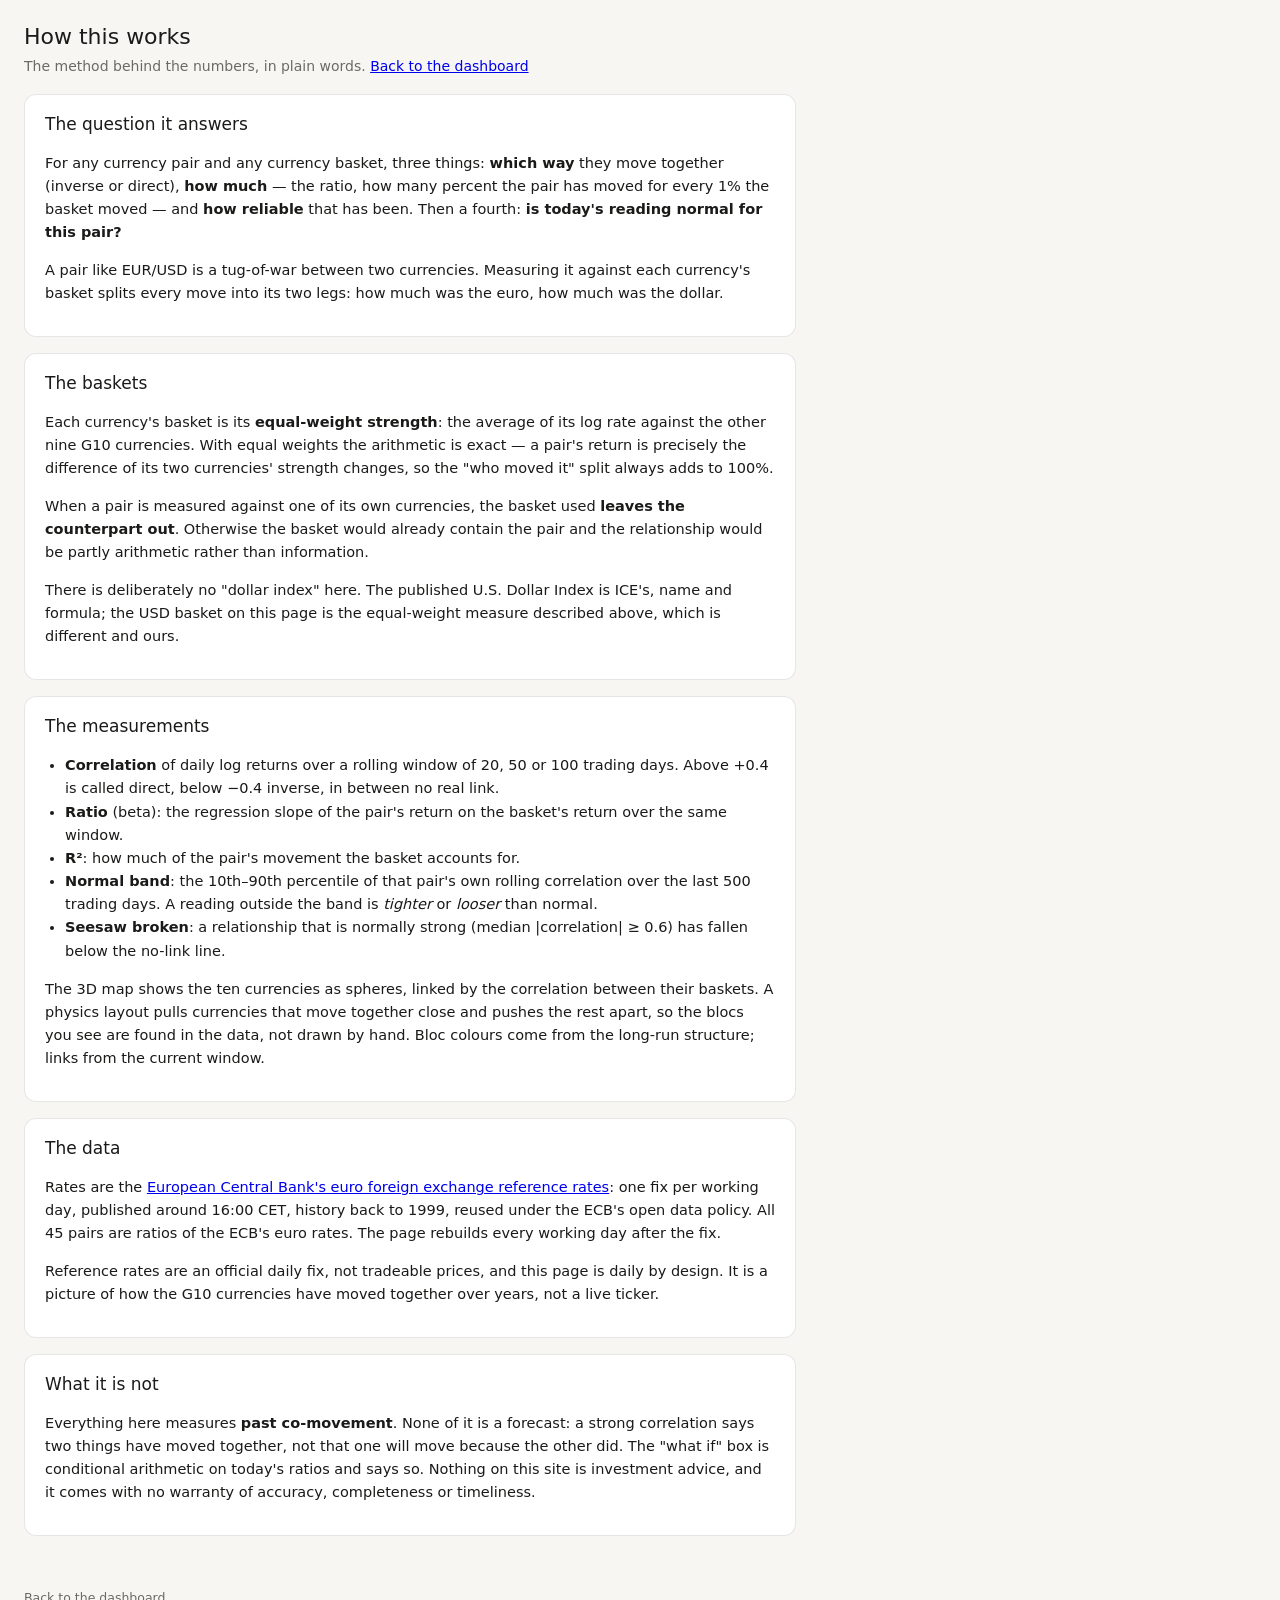
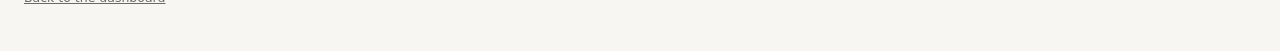
<file: about.html>
<!doctype html>
<html lang="en">
<head>
<meta charset="utf-8">
<meta name="viewport" content="width=device-width, initial-scale=1">
<title>How currency relations works</title>
<link rel="stylesheet" href="style.css">
</head>
<body>
<header class="top">
  <div>
    <h1>How this works</h1>
    <p class="sub">The method behind the numbers, in plain words. <a href="index.html">Back to the dashboard</a></p>
  </div>
</header>
<main class="prose">
  <section class="card">
    <h2>The question it answers</h2>
    <p>For any currency pair and any currency basket, three things: <b>which way</b> they move together (inverse or direct), <b>how much</b> — the ratio, how many percent the pair has moved for every 1% the basket moved — and <b>how reliable</b> that has been. Then a fourth: <b>is today's reading normal for this pair?</b></p>
    <p>A pair like EUR/USD is a tug-of-war between two currencies. Measuring it against each currency's basket splits every move into its two legs: how much was the euro, how much was the dollar.</p>
  </section>

  <section class="card">
    <h2>The baskets</h2>
    <p>Each currency's basket is its <b>equal-weight strength</b>: the average of its log rate against the other nine G10 currencies. With equal weights the arithmetic is exact — a pair's return is precisely the difference of its two currencies' strength changes, so the "who moved it" split always adds to 100%.</p>
    <p>When a pair is measured against one of its own currencies, the basket used <b>leaves the counterpart out</b>. Otherwise the basket would already contain the pair and the relationship would be partly arithmetic rather than information.</p>
    <p>There is deliberately no "dollar index" here. The published U.S. Dollar Index is ICE's, name and formula; the USD basket on this page is the equal-weight measure described above, which is different and ours.</p>
  </section>

  <section class="card">
    <h2>The measurements</h2>
    <ul>
      <li><b>Correlation</b> of daily log returns over a rolling window of 20, 50 or 100 trading days. Above +0.4 is called direct, below −0.4 inverse, in between no real link.</li>
      <li><b>Ratio</b> (beta): the regression slope of the pair's return on the basket's return over the same window.</li>
      <li><b>R²</b>: how much of the pair's movement the basket accounts for.</li>
      <li><b>Normal band</b>: the 10th–90th percentile of that pair's own rolling correlation over the last 500 trading days. A reading outside the band is <i>tighter</i> or <i>looser</i> than normal.</li>
      <li><b>Seesaw broken</b>: a relationship that is normally strong (median |correlation| ≥ 0.6) has fallen below the no-link line.</li>
    </ul>
    <p>The 3D map shows the ten currencies as spheres, linked by the correlation between their baskets. A physics layout pulls currencies that move together close and pushes the rest apart, so the blocs you see are found in the data, not drawn by hand. Bloc colours come from the long-run structure; links from the current window.</p>
  </section>

  <section class="card">
    <h2>The data</h2>
    <p>Rates are the <a href="https://www.ecb.europa.eu/stats/policy_and_exchange_rates/euro_reference_exchange_rates/html/index.en.html" rel="noopener">European Central Bank's euro foreign exchange reference rates</a>: one fix per working day, published around 16:00 CET, history back to 1999, reused under the ECB's open data policy. All 45 pairs are ratios of the ECB's euro rates. The page rebuilds every working day after the fix.</p>
    <p>Reference rates are an official daily fix, not tradeable prices, and this page is daily by design. It is a picture of how the G10 currencies have moved together over years, not a live ticker.</p>
  </section>

  <section class="card">
    <h2>What it is not</h2>
    <p>Everything here measures <b>past co-movement</b>. None of it is a forecast: a strong correlation says two things have moved together, not that one will move because the other did. The "what if" box is conditional arithmetic on today's ratios and says so. Nothing on this site is investment advice, and it comes with no warranty of accuracy, completeness or timeliness.</p>
  </section>
</main>
<footer class="foot"><p><a href="index.html">Back to the dashboard</a></p></footer>
</body>
</html>
</file>
<file: style.css>
:root {
  --bg: #f7f6f2; --card: #ffffff; --line: rgba(11,11,11,0.10); --text: #1a1a19; --muted: #6b6a66; --hint: #8c8b85;
  --inv-bg: #FCEBEB; --inv-fg: #791F1F; --dir-bg: #E1F5EE; --dir-fg: #085041; --non-bg: #F1EFE8; --non-fg: #444441;
  --warn: #EF9F27; --broken: #E24B4A; --ok-bg: #EAF3DE; --ok-fg: #27500A; --warn-bg: #FAEEDA; --warn-fg: #633806;
  --bad-bg: #FCEBEB; --bad-fg: #791F1F; --blue: #2a78d6; --orange: #eb6834;
}
* { box-sizing: border-box; }
body { margin: 0; background: var(--bg); color: var(--text); font: 15px/1.55 system-ui, -apple-system, "Segoe UI", Roboto, sans-serif; }
h1 { font-size: 22px; font-weight: 500; margin: 0 0 2px; }
h2 { font-size: 17px; font-weight: 500; margin: 0 0 8px; }
h3 { font-size: 15px; font-weight: 500; margin: 0 0 8px; }
.muted { color: var(--muted); font-weight: 400; font-size: 13px; }
.sub { margin: 0; color: var(--muted); font-size: 14px; }
.top { display: flex; justify-content: space-between; align-items: flex-end; gap: 16px; flex-wrap: wrap; padding: 20px 24px 8px; }
.controls { display: flex; gap: 10px; flex-wrap: wrap; }
.seg { display: inline-flex; border: 1px solid var(--line); border-radius: 8px; overflow: hidden; background: var(--card); }
.seg button { border: 0; background: transparent; padding: 6px 12px; font: inherit; font-size: 13px; cursor: pointer; color: var(--muted); }
.seg button.on { background: var(--text); color: #fff; }
main { padding: 8px 24px 40px; display: grid; grid-template-columns: minmax(0, 1fr); gap: 16px; max-width: 1400px; }
.card { min-width: 0; }
.card { background: var(--card); border: 1px solid var(--line); border-radius: 12px; padding: 16px 20px; }
.focus-head { display: flex; justify-content: space-between; align-items: center; gap: 12px; flex-wrap: wrap; }
.pill { font-size: 12px; padding: 3px 10px; border-radius: 8px; background: var(--non-bg); color: var(--non-fg); }
.pill.HEALTHY { background: var(--ok-bg); color: var(--ok-fg); }
.pill.WARNING_TIGHT, .pill.WARNING_LOOSE { background: var(--warn-bg); color: var(--warn-fg); }
.pill.BREAKDOWN { background: var(--bad-bg); color: var(--bad-fg); }
.tiles { display: grid; grid-template-columns: repeat(auto-fit, minmax(180px, 1fr)); gap: 12px; margin: 12px 0 18px; }
.tile { background: #f4f3ef; border-radius: 8px; padding: 12px 14px; }
.tile .l { margin: 0 0 2px; font-size: 13px; color: var(--muted); }
.tile .v { margin: 0; font-size: 24px; font-weight: 500; }
.tile .s, .s { margin: 4px 0 0; font-size: 13px; color: var(--hint); }
.split { margin-bottom: 18px; }
.bar { display: flex; height: 26px; border-radius: 6px; overflow: hidden; gap: 2px; }
.bar > div { display: flex; align-items: center; justify-content: center; color: #fff; font-size: 13px; font-weight: 500; min-width: 0; white-space: nowrap; overflow: hidden; }
.seg-base { background: var(--blue); } .seg-quote { background: var(--orange); }
.chart { position: relative; height: 220px; }
.whatif { margin-bottom: 18px; }
.wi-controls { display: flex; align-items: center; gap: 8px; flex-wrap: wrap; font-size: 13px; color: var(--muted); margin-bottom: 8px; }
.wi-controls select, .wi-controls input { font: inherit; font-size: 13px; padding: 4px 8px; border: 1px solid var(--line); border-radius: 6px; background: var(--card); color: var(--text); }
.wi-controls input { width: 80px; }
.wi-scroll { max-height: 260px; overflow-y: auto; }
table#wi-table { width: 100%; border-collapse: collapse; font-size: 13px; font-variant-numeric: tabular-nums; }
table#wi-table th { text-align: left; font-weight: 500; color: var(--muted); font-size: 12px; padding: 4px 8px; position: sticky; top: 0; background: var(--card); }
table#wi-table td { padding: 4px 8px; border-top: 1px solid var(--line); }
table#wi-table td.num { text-align: right; }
table#wi-table tr.dim td { color: var(--hint); }
table#wi-table td.up { color: var(--ok-fg); } table#wi-table td.down { color: var(--bad-fg); }
.grid-head { display: flex; justify-content: space-between; align-items: baseline; gap: 12px; flex-wrap: wrap; }
.legend { display: flex; gap: 14px; flex-wrap: wrap; font-size: 12px; color: var(--muted); }
.legend span { display: inline-flex; align-items: center; gap: 5px; }
.sw { width: 12px; height: 12px; border-radius: 3px; display: inline-block; }
.sw.inv { background: #E24B4A; } .sw.dir { background: #1D9E75; } .sw.non { background: #B4B2A9; }
.sw.warn { background: transparent; outline: 2px solid var(--warn); outline-offset: -2px; }
.sw.broken { background: transparent; outline: 2px solid var(--broken); outline-offset: -2px; }
.grid-scroll { overflow-x: auto; margin-top: 8px; }
table#grid { border-collapse: separate; border-spacing: 3px; font-size: 12.5px; font-variant-numeric: tabular-nums; }
table#grid th { font-weight: 500; color: var(--muted); text-align: center; padding: 2px 4px; white-space: nowrap; }
table#grid th.p { text-align: left; color: var(--text); }
table#grid td.c { text-align: center; padding: 5px 6px; border-radius: 5px; cursor: pointer; min-width: 58px; }
td.c.inv { background: var(--inv-bg); color: var(--inv-fg); }
td.c.dir { background: var(--dir-bg); color: var(--dir-fg); }
td.c.non { background: var(--non-bg); color: var(--non-fg); }
td.c.warn { outline: 2px solid var(--warn); outline-offset: -2px; }
td.c.broken { outline: 2px solid var(--broken); outline-offset: -2px; }
td.c.sel { box-shadow: 0 0 0 2px var(--text); }
.anoms { list-style: none; padding: 0; margin: 0; display: grid; gap: 6px; }
.anoms li { padding: 6px 10px; border-radius: 6px; background: var(--warn-bg); color: var(--warn-fg); font-size: 13px; }
.anoms li.BREAKDOWN { background: var(--bad-bg); color: var(--bad-fg); }
.live { display: inline-flex; align-items: center; gap: 7px; margin-top: 8px; font-size: 12px; padding: 3px 10px; border-radius: 8px; }
.live::before { content: ""; width: 8px; height: 8px; border-radius: 50%; background: currentColor; }
.live.on { background: var(--ok-bg); color: var(--ok-fg); }
.live.warn { background: var(--warn-bg); color: var(--warn-fg); }
.live.off { background: var(--non-bg); color: var(--non-fg); }
.tabs { display: flex; gap: 6px; padding: 8px 24px 0; }
.tabs button { border: 1px solid var(--line); border-bottom: 0; background: transparent; padding: 8px 16px; font: inherit; font-size: 14px; cursor: pointer; color: var(--muted); border-radius: 10px 10px 0 0; }
.tabs button.on { background: var(--card); color: var(--text); font-weight: 500; }
#tab-grid, #tab-map { display: grid; gap: 16px; min-width: 0; }
.map-controls { display: flex; gap: 12px; align-items: center; font-size: 13px; color: var(--muted); }
.map-controls button { border: 1px solid var(--line); background: var(--card); padding: 5px 12px; border-radius: 8px; font: inherit; font-size: 13px; cursor: pointer; }
.chk { display: inline-flex; align-items: center; gap: 6px; }
.map-legend { margin: 6px 0 10px; }
.dot { width: 11px; height: 11px; border-radius: 50%; display: inline-block; }
.ln { width: 16px; height: 3px; display: inline-block; }
[hidden] { display: none !important; }
.map-wrap { position: relative; width: 100%; height: 540px; border-radius: 10px; overflow: hidden; background: #f4f3ef; }
#map { position: absolute; inset: 0; }
#map-labels { position: absolute; inset: 0; pointer-events: none; z-index: 2; }
#map-labels .lbl { position: absolute; transform: translate(-50%, -100%); font-size: 12px; font-weight: 500; white-space: nowrap; padding: 1px 5px; border-radius: 4px; background: rgba(255,255,255,0.75); }
#map-info { margin-top: 10px; min-height: 22px; }
@media (max-width: 700px) { .top, main, .tabs { padding-left: 16px; padding-right: 16px; } .map-wrap { height: 420px; } }

.about-link { align-self: center; font-size: 13px; color: var(--muted); text-decoration: none; border: 1px solid var(--line); border-radius: 8px; padding: 6px 12px; background: var(--card); }
.about-link:hover { color: var(--text); }
.foot { padding: 8px 24px 40px; max-width: 1400px; font-size: 12.5px; color: var(--hint); }
.foot p { margin: 4px 0; } .foot a { color: var(--muted); }
main.prose { max-width: 820px; }
main.prose p, main.prose li { font-size: 14.5px; line-height: 1.6; color: var(--text); }
main.prose ul { padding-left: 20px; }
</file>
